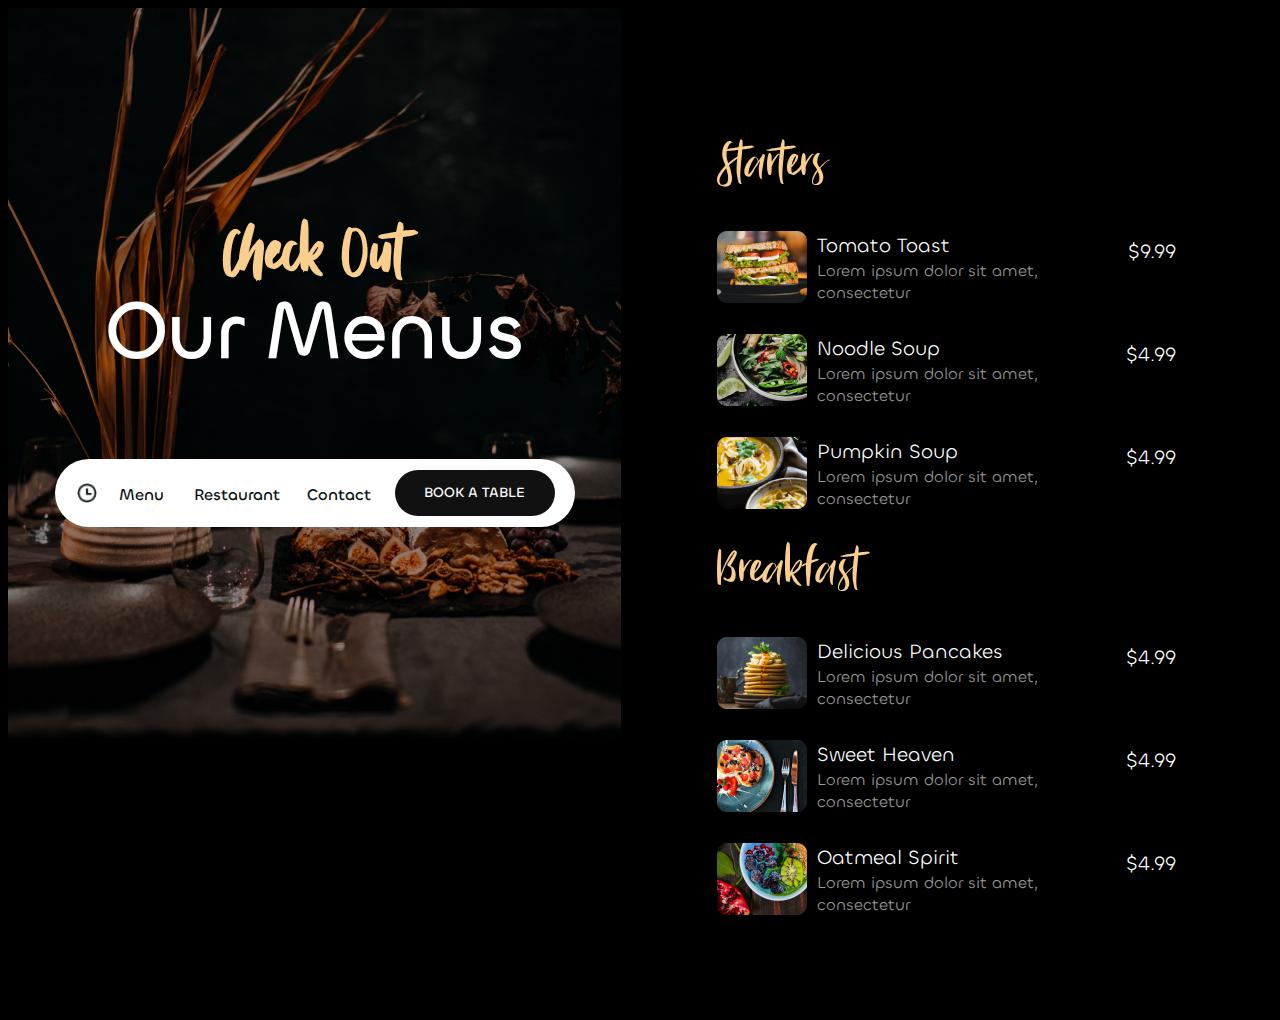
<file: menu.html>
<!DOCTYPE html>
<html lang = "en">
<head>
    <meta charset = "UTF-8">
    <meta name = "viewport" content = "width=device-width, initial-scale=1.0">
    <title>Menu</title>
    <link rel = "stylesheet" href = "/css/style-menu.css">
</head>
<body>
    <div class = "page">
        <div class = "left">
            <div class = "middle">
                <h2 class = "higher">Check Out</h2>
                <h1 class = "lower">Our Menus</h1>
            </div>
            <div class = "navbar">
                <div class = "inner">
                    <div class = "icon">
                        <img class = "icon-image" src = "img/icon.png">
                    </div>
                    <div class = "menu">
                        <button class = "menu-button" onclick="window.location.href = 'menu.html';">Menu</button>
                        <button class = "restaurant-button" onclick="window.location.href = 'index.html';">Restaurant</button>
                        <button class = "contact-button">Contact</button>
                    </div>
                    <button class = "navbar-button" onclick="window.location.href = 'reservation.html';">BOOK A TABLE</button>
                </div>
            </div>
        </div>
        <div class = "right">
            <ul class = "dishes">
                <li class = "dishes-item">
                    Starters
                    <ul class = "dishes-list">
                        <li class = "dishes-list-item">
                            <img class = "dishes-list-item-image" src = "img/tomato-toast.png">
                            <div class = "dishes-list-item-text">
                                <div class = "dishes-list-item-name">Tomato Toast</div>
                                <div class = "dishes-list-item-info">Lorem ipsum dolor sit amet, consectetur</div>
                            </div>
                            <div class = "dishes-list-item-price">$9.99</div>
                        </li>
                        <li class = "dishes-list-item">
                            <img class = "dishes-list-item-image" src = "img/noodle-soup.png">
                            <div class = "dishes-list-item-text">
                                <div class = "dishes-list-item-name">Noodle Soup</div>
                                <div class = "dishes-list-item-info">Lorem ipsum dolor sit amet, consectetur</div>
                            </div>
                            <div class = "dishes-list-item-price">$4.99</div>
                        </li>
                        <li class = "dishes-list-item">
                            <img class = "dishes-list-item-image" src = "img/pumpkin-soup.png">
                            <div class = "dishes-list-item-text">
                                <div class = "dishes-list-item-name">Pumpkin Soup</div>
                                <div class = "dishes-list-item-info">Lorem ipsum dolor sit amet, consectetur</div>
                            </div>
                            <div class = "dishes-list-item-price">$4.99</div>
                        </li>
                    </ul>
                </li>
                <li class = "dishes-item">
                    Breakfast
                    <ul class = "dishes-list">
                        <li class = "dishes-list-item">
                            <img class = "dishes-list-item-image" src = "img/pancakes.png">
                            <div class = "dishes-list-item-text">
                                <div class = "dishes-list-item-name">Delicious Pancakes</div>
                                <div class = "dishes-list-item-info">Lorem ipsum dolor sit amet, consectetur</div>
                            </div>
                            <div class = "dishes-list-item-price">$4.99</div>
                        </li>
                        <li class = "dishes-list-item">
                            <img class = "dishes-list-item-image" src = "img/sweet-heaven.png">
                            <div class = "dishes-list-item-text">
                                <div class = "dishes-list-item-name">Sweet Heaven</div>
                                <div class = "dishes-list-item-info">Lorem ipsum dolor sit amet, consectetur</div>
                            </div>
                            <div class = "dishes-list-item-price">$4.99</div>
                        </li>
                        <li class = "dishes-list-item">
                            <img class = "dishes-list-item-image" src = "img/oatmeal-spirit.png">
                            <div class = "dishes-list-item-text">
                                <div class = "dishes-list-item-name">Oatmeal Spirit</div>
                                <div class = "dishes-list-item-info">Lorem ipsum dolor sit amet, consectetur</div>
                            </div>
                            <div class = "dishes-list-item-price">$4.99</div>
                        </li>
                    </ul>
                </li>
            </ul>
        </div>
    </div>
</body>
</html>
</file>
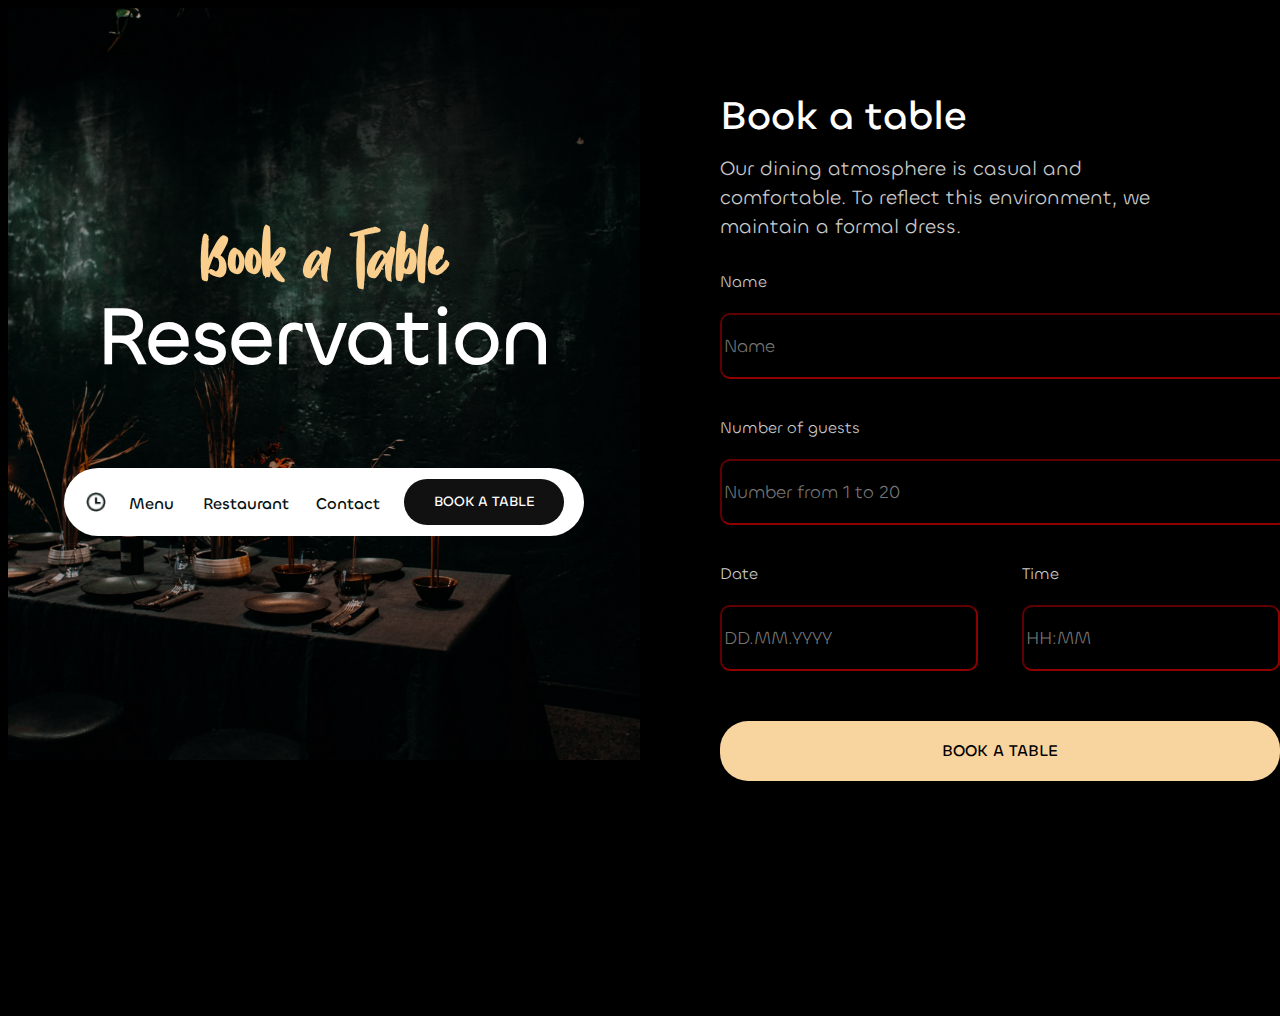
<file: reservation.html>
<!DOCTYPE html>
<html lang = "en">
<head>
    <meta charset = "UTF-8">
    <meta name = "viewport" content = "width=device-width, initial-scale=1.0">
    <title>Reservation</title>
    <link rel = "stylesheet" href = "/css/style-reservation.css">
</head>
<body>
    <div class = "page">
        <div class = "left">
            <div class = "middle">
                <h2 class = "higher">Book a Table</h2>
                <h1 class = "lower">Reservation</h1>
            </div>
            <div class = "navbar">
                <div class = "inner">
                    <div class = "icon">
                        <img class = "icon-image" src = "img/icon.png">
                    </div>
                    <div class = "menu">
                        <button class = "menu-button" onclick="window.location.href = 'menu.html';">Menu</button>
                        <button class = "restaurant-button" onclick="window.location.href = 'index.html';">Restaurant</button>
                        <button class = "contact-button">Contact</button>
                    </div>
                    <button class = "navbar-button" onclick="window.location.href = 'reservation.html';">BOOK A TABLE</button>
                </div>
            </div>
        </div>
        <div class = "right">
            <div class = "main">
                <div class = "upper-text">Book a table</div>
                <div class = "lower-text">Our dining atmosphere is casual and comfortable. To reflect this environment, we maintain a formal dress.</div>
                <form class = "form" id = "form">
                    <div class = "form-item">
                        <label class = "form-label" for = "name">Name</label><br>
                        <input class = "form-input" type = "text" id = "name" name = "name" pattern="[A-Za-z]+" placeholder = "Name" required><br>
                    </div>
                    <div class = "form-item">
                        <label class = "form-label" for = "guests">Number of guests</label><br>
                        <input class = "form-input" type = "text" id = "guests" name = "guests" pattern="([1-9]|1[0-9]|20)" placeholder = "Number from 1 to 20" required><br>
                    </div>
                    <div class = "datetime">
                        <div class = "form-item">
                            <label class = "form-label" for = "date">Date</label><br>
                            <input class = "form-input-datetime" type = "text" id = "date" name = "date" placeholder="DD.MM.YYYY" pattern="^(1[0-2]|0?[1-9]).(3[01]|[12][0-9]|0?[1-9]).20[2-3][0-9]$" required><br>
                        </div>
                        <div class = "form-item">
                            <label class = "form-label" for = "time">Time</label><br>
                            <input class = "form-input-datetime" type = "text" id = "time" name = "time" placeholder="HH:MM" pattern="^(1[2-9]|2[0-3]):[0-5][0-9]" required><br>
                        </div>
                    </div>
                </form>
                <button class = "confirm-button" type = "submit" form = "form">BOOK A TABLE</button>
                <div class = "success" id = "success"></div>
            </div>
        </div>
    </div>
</body>
</html>
</file>
<file: css/style-menu.css>
@font-face {
    font-family: "BitterRose";
    src: url(/fonts/BitterRoseDEMO.otf);
}
@font-face {
    font-family: "ChillaxMed";
    src: url(/fonts/Chillax-Medium.otf);
}
@font-face {
    font-family: "ChillaxReg";
    src: url(/fonts/Chillax-Regular.otf);
}
.page {
    display: flex;
    flex-direction: row;
}
.left {
     width: 50%;
    height: 1000px;
    background-image: url(/img/menu-background.png);
    background-color: black;
    background-repeat: no-repeat;
    background-size: 100%;
}
.middle {
    margin-top: 35%;
    text-align: center;
}
.higher {
    color: #face8d;
    font-family: "BitterRose";
    font-size: 80px;
    margin-top: 50px;
    margin-bottom: 0px;
    line-height: 90%;
}
.lower {
    font-family: "ChillaxReg";
    font-style: refular;
    color: #ffffff;
    font-size: 80px;
    margin-top: 0px;
    margin-bottom: 0px;
    line-height: 90%;
}

.navbar {
    height: 68px;
    width: 520px;
    background-color: #FFFFFF;
    border-radius: 34px;
    margin-left: auto;
    margin-right: auto;
    margin-top: 15%;
}
.inner {
    width: 500px;
    height: 48px;
    display: flex;
    justify-content: space-between;
}
.icon {
    width: 48px;
    height: 48px;
    margin-top: 10px;
    margin-left: 10px;
}
.icon-image {
    width: 20px;
    height: 20px;
    margin-left: 12px;
    margin-top: 14px;
}
.menu {
    width: 288px;
    list-style: none;
    display: flex;
    margin-top: 12px;;
    margin-left: -30px;
}
.menu-button {
    width: 77px;
    height: 48px;
    border-radius: 24px;
    border: 0px;
    font-family: "ChillaxMed";
    background-color: #FFFFFF;
    color: #081212;
    font-size: 16px;
    margin-left: 10px;
}
.menu-button:active {
    background-color: #F8F8F8;
}
.restaurant-button {
    width: 120px;
    height: 48px;
    border-radius: 24px;
    border: 0px;
    font-family: "ChillaxMed";
    background-color: #FFFFFF;
    color: #081212;
    font-size: 16px;
}
.restaurant-button:active {
    background-color: #F8F8F8;
}
.contact-button {
    width: 91px;
    height: 48px;
    border-radius: 24px;
    border: 0px;
    font-family: "ChillaxMed";
    background-color: #FFFFFF;
    color: #081212;
    font-size: 16px;
}
.contact-button:active {
    background-color: #F8F8F8;
}
.navbar-button {
    height: 46px;
    width: 160px;
    border-radius: 23px;
    margin-top: 11px;
    background-color: #111111;
    text-align: center;
    border: 0px;
    color: #FFFFFF;
    font-family: "ChillaxMed";
    font-size: 14px;
}
.navbar-button:active {
    background-color: #333333;
}
.right {
}
.dishes {
    list-style: none;
    padding: 96px;
    margin: 0;
}
.dishes-item {
    color: #face8d;
    font-family: "BitterRose";
    font-size: 64px;
    margin-top: 30px;
}
.dishes-list {
    list-style: none;
    padding: 0;
    margin-top: 30px;
}
.dishes-list-item {
    display: flex;
    justify-content: space-between;
    margin-top: 30px;
}
.dishes-list-item-image {
    width: 90px;
    height: 72px;
}
.dishes-list-item-text {
    display: flex;
    justify-content: space-evenly;
    flex-direction: column;
    margin-left: 10px;
}
.dishes-list-item-name {
    font-family: "ChillaxReg";
    font-size: 20px;
    color:#FFFFFF;
}
.dishes-list-item-info {
    font-family: "ChillaxReg";
    font-size: 16px;
    color:#FFFFFF;
    opacity: 60%;
}
.dishes-list-item-price {
    font-family: "ChillaxReg";
    font-size: 20px;
    color:#FFFFFF;
    margin-left: 10px;
    margin-top: 6px;
}
.breakfast {
}
.breakfast-list {
}
.breakfast-list-item {
}
body {
    background-color: black;
}
</file>
<file: css/style-reservation.css>
@font-face {
    font-family: "BitterRose";
    src: url(/fonts/BitterRoseDEMO.otf);
}
@font-face {
    font-family: "ChillaxMed";
    src: url(/fonts/Chillax-Medium.otf);
}
@font-face {
    font-family: "ChillaxReg";
    src: url(/fonts/Chillax-Regular.otf);
}
.page {
    display: flex;
    flex-direction: row;
}
.left {
     width: 50%;
    height: 1000px;
    background-image: url(/img/reservation-background.png);
    background-color: black;
    background-repeat: no-repeat;
    background-size: 100%;
}
.middle {
    margin-top: 35%;
    text-align: center;
}
.higher {
    color: #face8d;
    font-family: "BitterRose";
    font-size: 80px;
    margin-top: 50px;
    margin-bottom: 0px;
    line-height: 90%;
}
.lower {
    font-family: "ChillaxReg";
    color: #ffffff;
    font-size: 80px;
    margin-top: 0px;
    margin-bottom: 0px;
    line-height: 90%;
}
.navbar {
    height: 68px;
    width: 520px;
    background-color: #FFFFFF;
    border-radius: 34px;
    margin-left: auto;
    margin-right: auto;
    margin-top: 15%;
}
.inner {
    width: 500px;
    height: 48px;
    display: flex;
    justify-content: space-between;
}
.icon {
    width: 48px;
    height: 48px;
    margin-top: 10px;
    margin-left: 10px;
}
.icon-image {
    width: 20px;
    height: 20px;
    margin-left: 12px;
    margin-top: 14px;
}
.menu {
    width: 288px;
    list-style: none;
    display: flex;
    margin-top: 12px;;
    margin-left: -30px;
}
.menu-button {
    width: 77px;
    height: 48px;
    border-radius: 24px;
    border: 0px;
    font-family: "ChillaxMed";
    background-color: #FFFFFF;
    color: #081212;
    font-size: 16px;
    margin-left: 10px;
}
.menu-button:active {
    background-color: #F8F8F8;
}
.restaurant-button {
    width: 120px;
    height: 48px;
    border-radius: 24px;
    border: 0px;
    font-family: "ChillaxMed";
    background-color: #FFFFFF;
    color: #081212;
    font-size: 16px;
}
.restaurant-button:active {
    background-color: #F8F8F8;
}
.contact-button {
    width: 91px;
    height: 48px;
    border-radius: 24px;
    border: 0px;
    font-family: "ChillaxMed";
    background-color: #FFFFFF;
    color: #081212;
    font-size: 16px;
}
.contact-button:active {
    background-color: #F8F8F8;
}
.navbar-button {
    height: 46px;
    width: 160px;
    border-radius: 23px;
    margin-top: 11px;
    background-color: #111111;
    text-align: center;
    border: 0px;
    color: #FFFFFF;
    font-family: "ChillaxMed";
    font-size: 14px;
}
.navbar-button:active {
    background-color: #333333;
}
.right {
    width: 50%;
}
.main {
    padding: 80px;
}
.upper-text {
    font-family: "ChillaxMed";
    font-size: 40px;
    color:#FFFFFF;
}
.lower-text {
    font-family: "ChillaxReg";
    font-size: 20px;
    color:#FFFFFF;
    opacity: 80%;
    margin-top: 10px;
}
.form {
    margin-top: 30px;
    display: flex;
    flex-direction: column;
    justify-content: space-between;
    height: 400px;
    width: 560px;
}
.form-label {
    font-family: "ChillaxReg";
    font-size: 16px;
    color:#FFFFFF;
    opacity: 80%;
}
.form-input {
    height: 60px;
    width: 560px;
    background-color: #000000;
    border-color: #FFFFFF10;
    border-radius: 10px;
    margin-top: 20px;
    color: #FFFFFF;
    font-family: "ChillaxReg";
    font-size: 18px;
}
.form-input:invalid
{
    border-color: #FF000090;
}
.form-input-datetime:invalid
{
    border-color: #FF000090;
}
.form-input-datetime {
    height: 60px;
    width: 250px;
    background-color: #000000;
    border-color: #FFFFFF10;
    border-radius: 10px;
    margin-top: 20px;
    color: #FFFFFF;
    font-family: "ChillaxReg";
    font-size: 18px;
}
.datetime {
    display: flex;
    justify-content: space-between;
}
.confirm-button {
    margin-top: 50px;
    height: 60px;
    width: 560px;
    background-color: #F8D49E;
    border: 0px;
    border-radius: 28px;
    font-family: "ChillaxMed";
    font-size: 16px;
}
.confirm-button:active {
    background-color: #F8D49E70;
}
.message {
    margin-top:20px;
}
body {
    background-color: black;
}
</file>
